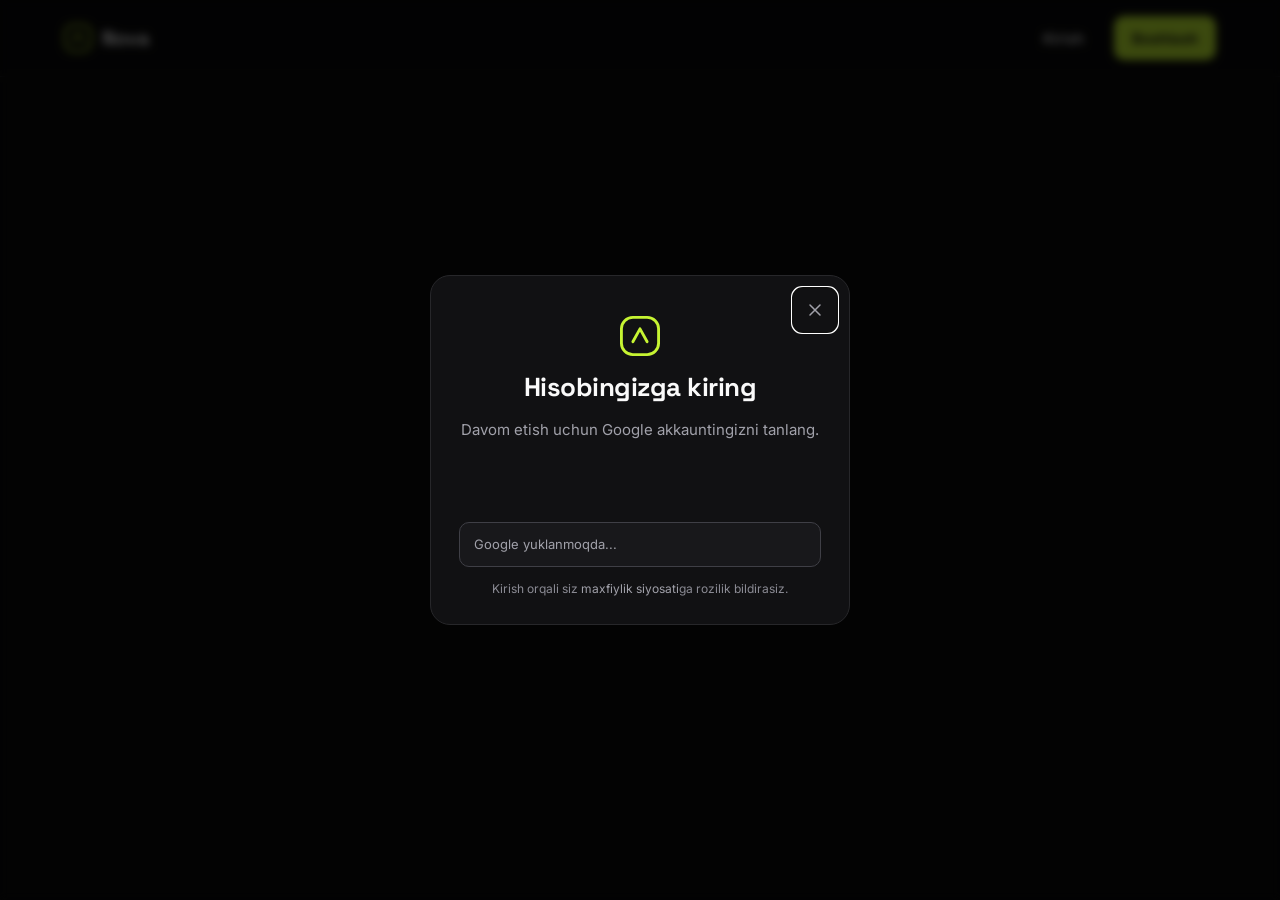
<file: index.html>
<!doctype html>
<html lang="uz">
<head>
  <meta charset="utf-8">
  <meta name="viewport" content="width=device-width, initial-scale=1">
  <title>Nova — G'oyadan tayyor dizaynga</title>
  <meta name="description" content="AI yordamida dizayn yaratish platformasi.">
  <meta name="theme-color" content="#0A0A0B">
  <link rel="manifest" href="manifest.json">
  <link rel="icon" type="image/png" sizes="192x192" href="imgs/icon-192.png">
  <link rel="apple-touch-icon" href="imgs/apple-touch-icon.png">
  <link rel="preconnect" href="https://fonts.googleapis.com">
  <link rel="preconnect" href="https://fonts.gstatic.com" crossorigin>
  <link href="https://fonts.googleapis.com/css2?family=Space+Grotesk:wght@500;600;700&family=Inter:wght@400;500;600&display=swap" rel="stylesheet">
  <link rel="stylesheet" href="style.css">
</head>
<body class="locked">

  <header class="header">
    <div class="container header__inner">
      <a href="#" class="logo">
        <svg width="28" height="28" viewBox="0 0 28 28" fill="none" aria-hidden="true"><rect x="1" y="1" width="26" height="26" rx="8" stroke="currentColor" stroke-width="2"/><path d="M9 18 L14 9 L19 18" stroke="currentColor" stroke-width="2" stroke-linecap="round" stroke-linejoin="round"/></svg>
        <span>Nova</span>
      </a>

      <nav class="nav" id="nav" aria-label="Asosiy menyu">
        <a href="#imkoniyatlar">Imkoniyatlar</a>
        <a href="#qanday">Qanday ishlaydi</a>
        <a href="#narx">Narxlar</a>
        <a href="#aloqa">Aloqa</a>
        <div class="nav__actions" id="guestActions">
          <button type="button" class="btn btn--ghost" data-open-login>Kirish</button>
          <button type="button" class="btn btn--accent" data-open-login>Boshlash</button>
        </div>
      </nav>

      <div class="user" id="userBox" hidden>
        <button type="button" class="user__btn" id="userBtn" aria-label="Profil menyusi" aria-expanded="false" aria-controls="userMenu">
          <img class="user__avatar" id="userAvatar" alt="" referrerpolicy="no-referrer">
        </button>
        <div class="user__menu" id="userMenu" hidden>
          <div class="user__card">
            <img class="user__avatar user__avatar--lg" id="userMenuAvatar" alt="" referrerpolicy="no-referrer">
            <div class="user__info">
              <span class="user__name" id="userName"></span>
              <span class="user__email" id="userEmail"></span>
            </div>
          </div>
          <button type="button" class="btn btn--outline" id="logoutBtn">Chiqish</button>
        </div>
      </div>

      <button type="button" class="menu-btn" id="menuBtn" aria-label="Menyuni ochish" aria-expanded="false" aria-controls="nav">
        <svg width="22" height="22" viewBox="0 0 24 24" fill="none" stroke="currentColor" stroke-width="1.8" stroke-linecap="round" aria-hidden="true"><path d="M4 7h16M4 12h16M4 17h16"/></svg>
      </button>
    </div>
  </header>

  <main>
    <section class="hero">
      <div class="container hero__inner">
        <span class="badge reveal"><span class="dot"></span>Yangi versiya chiqdi</span>
        <h1 class="hero__title reveal">G'oyadan tayyor dizaynga — bir necha soniyada</h1>
        <p class="hero__text reveal">Matn bilan yozing, sun'iy intellekt sahifa, ilova ekrani yoki landing dizaynini o'zi yaratib beradi.</p>
        <div class="hero__buttons reveal">
          <button type="button" class="btn btn--accent btn--lg" data-open-login>Sinab ko'rish</button>
          <a href="#qanday" class="btn btn--outline btn--lg">Qanday ishlaydi</a>
        </div>

        <div class="window reveal">
          <div class="window__dots"><span></span><span></span><span></span></div>
          <div class="window__grid">
            <div class="panel panel--lines">
              <div class="line" style="width:60%"></div>
              <div class="line" style="width:85%"></div>
              <div class="line" style="width:40%"></div>
              <div class="panel__btn"></div>
            </div>
            <div class="panel panel--placeholder">[DIZAYN PREVYU RASMI]</div>
            <div class="panel panel--blocks"><div></div><div></div></div>
          </div>
        </div>
      </div>
    </section>

    <section id="imkoniyatlar" class="section">
      <div class="container">
        <div class="section__head reveal">
          <span class="eyebrow">Imkoniyatlar</span>
          <h2 class="section__title">Dizayn uchun kerak bo'lgan hamma narsa</h2>
        </div>
        <div class="features">
          <article class="card reveal">
            <svg width="40" height="40" viewBox="0 0 24 24" fill="none" stroke="currentColor" stroke-width="1.6" stroke-linecap="round" stroke-linejoin="round" aria-hidden="true"><path d="M12 3l2.5 5.5L20 11l-5.5 2.5L12 19l-2.5-5.5L4 11l5.5-2.5z"/></svg>
            <h3>Matndan dizayn</h3>
            <p>Nima kerakligini oddiy so'z bilan yozing — tayyor ekranlar hosil bo'ladi.</p>
          </article>
          <article class="card reveal">
            <svg width="40" height="40" viewBox="0 0 24 24" fill="none" stroke="currentColor" stroke-width="1.6" stroke-linecap="round" stroke-linejoin="round" aria-hidden="true"><rect x="3" y="4" width="18" height="14" rx="2"/><path d="M8 21h8M12 18v3"/></svg>
            <h3>Web va mobil</h3>
            <p>Bitta g'oyadan ham kompyuter, ham telefon uchun moslashgan ko'rinish.</p>
          </article>
          <article class="card reveal">
            <svg width="40" height="40" viewBox="0 0 24 24" fill="none" stroke="currentColor" stroke-width="1.6" stroke-linecap="round" stroke-linejoin="round" aria-hidden="true"><path d="M8 6l-6 6 6 6M16 6l6 6-6 6"/></svg>
            <h3>Kodga eksport</h3>
            <p>Tayyor dizaynni HTML va CSS sifatida yuklab oling.</p>
          </article>
        </div>
      </div>
    </section>

    <section id="qanday" class="section">
      <div class="container steps-wrap">
        <div class="section__head reveal">
          <span class="eyebrow">Qanday ishlaydi</span>
          <h2 class="section__title">Uch qadamda tayyor</h2>
          <p class="section__text">Murakkab dasturlarsiz, kod bilmasdan.</p>
        </div>
        <ol class="steps">
          <li class="step reveal">
            <span class="step__num">01</span>
            <div><strong>G'oyani yozing</strong><span>Qanday sahifa kerakligini tasvirlang.</span></div>
          </li>
          <li class="step reveal">
            <span class="step__num">02</span>
            <div><strong>AI yaratadi</strong><span>Bir necha variant soniyalarda tayyor bo'ladi.</span></div>
          </li>
          <li class="step reveal">
            <span class="step__num">03</span>
            <div><strong>Tahrirlang va eksport qiling</strong><span>O'zgartiring, keyin kodni yuklab oling.</span></div>
          </li>
        </ol>
      </div>
    </section>

    <section id="narx" class="section">
      <div class="container">
        <div class="cta reveal">
          <h2 class="cta__title">Birinchi dizayningizni bugun yarating</h2>
          <p class="cta__text">Narx: [NARXINGIZ]</p>
          <a href="#" class="btn btn--accent btn--lg">Hoziroq boshlash</a>
        </div>
      </div>
    </section>
  </main>

  <footer id="aloqa" class="footer">
    <div class="container">
      <div class="footer__grid">
        <div class="footer__brand">
          <span class="footer__logo">Nova</span>
          <span>AI yordamida dizayn yaratish platformasi.</span>
        </div>
        <nav aria-label="Mahsulot" class="footer__col">
          <strong>Mahsulot</strong>
          <a href="#imkoniyatlar">Imkoniyatlar</a>
          <a href="#narx">Narxlar</a>
          <a href="#qanday">Qo'llanma</a>
        </nav>
        <nav aria-label="Kompaniya" class="footer__col">
          <strong>Kompaniya</strong>
          <a href="#">Biz haqimizda</a>
          <a href="#">Blog</a>
          <a href="#">Aloqa</a>
        </nav>
        <nav aria-label="Ijtimoiy tarmoqlar" class="footer__col">
          <strong>Ijtimoiy</strong>
          <a href="#">Telegram</a>
          <a href="#">Instagram</a>
          <a href="#">YouTube</a>
        </nav>
      </div>
      <div class="footer__bottom">
        <span>© <span id="year">2026</span> Nova. Barcha huquqlar himoyalangan.</span>
        <a href="privacy.html">Maxfiylik siyosati</a>
        <span>[EMAIL MANZILINGIZ]</span>
      </div>
    </div>
  </footer>

  <dialog class="modal" id="loginDialog" aria-labelledby="loginTitle">
    <button type="button" class="modal__close" id="loginClose" aria-label="Oynani yopish">
      <svg width="20" height="20" viewBox="0 0 24 24" fill="none" stroke="currentColor" stroke-width="1.8" stroke-linecap="round" aria-hidden="true"><path d="M6 6l12 12M18 6L6 18"/></svg>
    </button>
    <svg class="modal__logo" width="40" height="40" viewBox="0 0 28 28" fill="none" aria-hidden="true"><rect x="1" y="1" width="26" height="26" rx="8" stroke="currentColor" stroke-width="2"/><path d="M9 18 L14 9 L19 18" stroke="currentColor" stroke-width="2" stroke-linecap="round" stroke-linejoin="round"/></svg>
    <h2 class="modal__title" id="loginTitle">Hisobingizga kiring</h2>
    <p class="modal__text">Davom etish uchun Google akkauntingizni tanlang.</p>
    <div class="modal__google" id="googleBtn"></div>
    <p class="modal__note" id="loginNote" hidden></p>
    <p class="modal__terms">Kirish orqali siz <a href="privacy.html">maxfiylik siyosati</a>ga rozilik bildirasiz.</p>
  </dialog>

  <script src="https://accounts.google.com/gsi/client" async defer></script>
  <script src="script.js"></script>
</body>
</html>
</file>
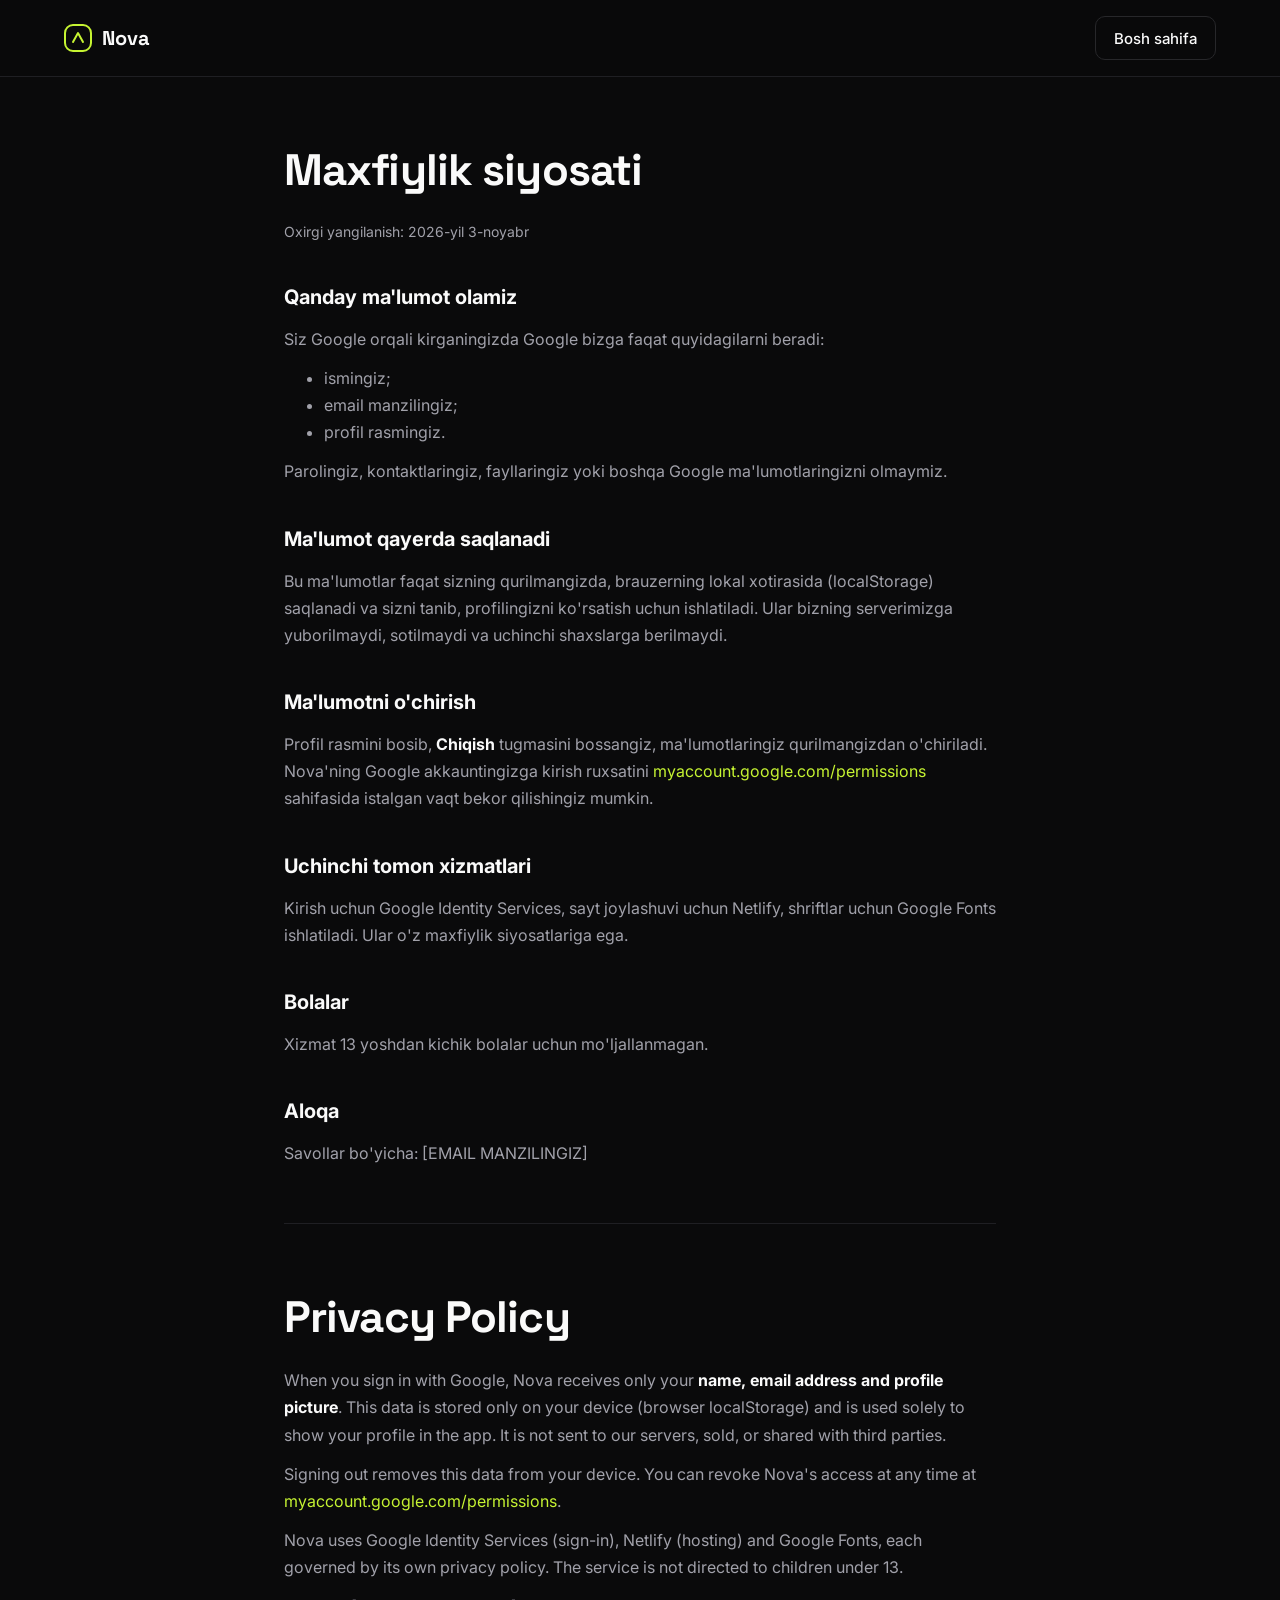
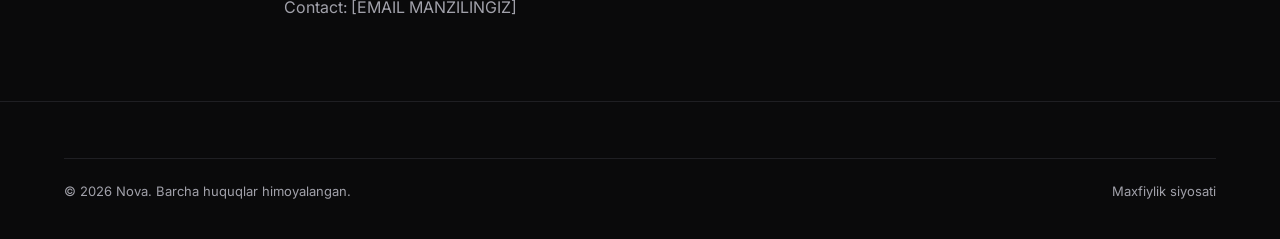
<file: privacy.html>
<!doctype html>
<html lang="uz">
<head>
  <meta charset="utf-8">
  <meta name="viewport" content="width=device-width, initial-scale=1">
  <title>Maxfiylik siyosati — Nova</title>
  <meta name="theme-color" content="#0A0A0B">
  <link rel="manifest" href="manifest.json">
  <link rel="icon" type="image/png" sizes="192x192" href="imgs/icon-192.png">
  <link rel="preconnect" href="https://fonts.googleapis.com">
  <link rel="preconnect" href="https://fonts.gstatic.com" crossorigin>
  <link href="https://fonts.googleapis.com/css2?family=Space+Grotesk:wght@500;600;700&family=Inter:wght@400;500;600&display=swap" rel="stylesheet">
  <link rel="stylesheet" href="style.css">
</head>
<body>

  <header class="header">
    <div class="container header__inner">
      <a href="/" class="logo">
        <svg width="28" height="28" viewBox="0 0 28 28" fill="none" aria-hidden="true"><rect x="1" y="1" width="26" height="26" rx="8" stroke="currentColor" stroke-width="2"/><path d="M9 18 L14 9 L19 18" stroke="currentColor" stroke-width="2" stroke-linecap="round" stroke-linejoin="round"/></svg>
        <span>Nova</span>
      </a>
      <a href="/" class="btn btn--outline">Bosh sahifa</a>
    </div>
  </header>

  <main class="legal container">
    <h1>Maxfiylik siyosati</h1>
    <p class="legal__date">Oxirgi yangilanish: 2026-yil 3-noyabr</p>

    <h2>Qanday ma'lumot olamiz</h2>
    <p>Siz Google orqali kirganingizda Google bizga faqat quyidagilarni beradi:</p>
    <ul>
      <li>ismingiz;</li>
      <li>email manzilingiz;</li>
      <li>profil rasmingiz.</li>
    </ul>
    <p>Parolingiz, kontaktlaringiz, fayllaringiz yoki boshqa Google ma'lumotlaringizni olmaymiz.</p>

    <h2>Ma'lumot qayerda saqlanadi</h2>
    <p>Bu ma'lumotlar faqat sizning qurilmangizda, brauzerning lokal xotirasida (localStorage) saqlanadi va sizni tanib, profilingizni ko'rsatish uchun ishlatiladi. Ular bizning serverimizga yuborilmaydi, sotilmaydi va uchinchi shaxslarga berilmaydi.</p>

    <h2>Ma'lumotni o'chirish</h2>
    <p>Profil rasmini bosib, <strong>Chiqish</strong> tugmasini bossangiz, ma'lumotlaringiz qurilmangizdan o'chiriladi. Nova'ning Google akkauntingizga kirish ruxsatini <a href="https://myaccount.google.com/permissions">myaccount.google.com/permissions</a> sahifasida istalgan vaqt bekor qilishingiz mumkin.</p>

    <h2>Uchinchi tomon xizmatlari</h2>
    <p>Kirish uchun Google Identity Services, sayt joylashuvi uchun Netlify, shriftlar uchun Google Fonts ishlatiladi. Ular o'z maxfiylik siyosatlariga ega.</p>

    <h2>Bolalar</h2>
    <p>Xizmat 13 yoshdan kichik bolalar uchun mo'ljallanmagan.</p>

    <h2>Aloqa</h2>
    <p>Savollar bo'yicha: [EMAIL MANZILINGIZ]</p>

    <hr>

    <h1 lang="en">Privacy Policy</h1>
    <div lang="en">
      <p>When you sign in with Google, Nova receives only your <strong>name, email address and profile picture</strong>. This data is stored only on your device (browser localStorage) and is used solely to show your profile in the app. It is not sent to our servers, sold, or shared with third parties.</p>
      <p>Signing out removes this data from your device. You can revoke Nova's access at any time at <a href="https://myaccount.google.com/permissions">myaccount.google.com/permissions</a>.</p>
      <p>Nova uses Google Identity Services (sign-in), Netlify (hosting) and Google Fonts, each governed by its own privacy policy. The service is not directed to children under 13.</p>
      <p>Contact: [EMAIL MANZILINGIZ]</p>
    </div>
  </main>

  <footer class="footer">
    <div class="container">
      <div class="footer__bottom">
        <span>© 2026 Nova. Barcha huquqlar himoyalangan.</span>
        <a href="/privacy.html">Maxfiylik siyosati</a>
      </div>
    </div>
  </footer>

</body>
</html>
</file>
<file: style.css>
:root {
  --bg: #0A0A0B;
  --surface: #111113;
  --surface-2: #18181B;
  --border: #1F1F23;
  --border-2: #27272A;
  --text: #FAFAFA;
  --muted: #A1A1AA;
  --accent: #C6F432;
  --font-body: 'Inter', system-ui, sans-serif;
  --font-display: 'Space Grotesk', sans-serif;
}

*, *::before, *::after { box-sizing: border-box; }

html { scroll-behavior: smooth; scroll-padding-top: 80px; }

body {
  margin: 0;
  background: var(--bg);
  color: var(--text);
  font-family: var(--font-body);
  -webkit-font-smoothing: antialiased;
}

a { color: var(--muted); text-decoration: none; transition: color .2s; }
a:hover { color: var(--text); }

h1, h2, h3 { margin: 0; }
p { margin: 0; }

.container {
  max-width: 1200px;
  margin: 0 auto;
  padding: 0 24px;
}

/* ---------- Tugmalar ---------- */
.btn {
  display: inline-flex;
  align-items: center;
  justify-content: center;
  min-height: 44px;
  padding: 10px 18px;
  border-radius: 10px;
  font-size: 15px;
  font-weight: 500;
  font-family: inherit;
  color: var(--text);
  border: 0;
  background: transparent;
  cursor: pointer;
  transition: transform .2s, opacity .2s, border-color .2s, background .2s;
}
.btn--accent { background: var(--accent); color: var(--bg); font-weight: 600; }
.btn--accent:hover { color: var(--bg); opacity: .9; transform: translateY(-1px); }
.btn--ghost:hover { background: var(--surface); }
.btn--outline { border: 1px solid var(--border-2); }
.btn--outline:hover { border-color: #3F3F46; }
.btn--lg { min-height: 48px; padding: 14px 26px; border-radius: 12px; font-size: 16px; }

/* ---------- Header ---------- */
.header {
  position: sticky;
  top: 0;
  z-index: 10;
  background: rgba(10, 10, 11, 0.85);
  backdrop-filter: blur(12px);
  -webkit-backdrop-filter: blur(12px);
  border-bottom: 1px solid var(--border);
}
.header__inner {
  display: flex;
  align-items: center;
  justify-content: space-between;
  gap: 16px;
  padding-top: 16px;
  padding-bottom: 16px;
}
.logo {
  display: flex;
  align-items: center;
  gap: 10px;
  color: var(--text);
  font-family: var(--font-display);
  font-weight: 700;
  font-size: 20px;
}
.logo svg { color: var(--accent); }

.nav {
  display: flex;
  align-items: center;
  gap: 28px;
  font-size: 15px;
  flex: 1;
  justify-content: flex-end;
}
.nav > a:first-child { margin-left: auto; }
.nav > a.active { color: var(--text); }
.nav__actions { display: flex; gap: 12px; margin-left: auto; }

.menu-btn {
  display: none;
  width: 44px;
  height: 44px;
  border-radius: 10px;
  border: 1px solid var(--border-2);
  background: var(--surface);
  color: var(--text);
  align-items: center;
  justify-content: center;
  cursor: pointer;
}

/* ---------- Hero ---------- */
.hero__inner {
  padding-top: 120px;
  padding-bottom: 96px;
  display: flex;
  flex-direction: column;
  align-items: center;
  text-align: center;
  gap: 28px;
}
.badge {
  display: inline-flex;
  align-items: center;
  gap: 8px;
  padding: 6px 14px;
  border: 1px solid var(--border-2);
  border-radius: 999px;
  font-size: 13px;
  color: var(--muted);
}
.dot {
  width: 8px;
  height: 8px;
  border-radius: 999px;
  background: var(--accent);
  animation: pulse 2s infinite;
}
@keyframes pulse {
  0%, 100% { box-shadow: 0 0 0 0 rgba(198, 244, 50, .5); }
  50% { box-shadow: 0 0 0 6px rgba(198, 244, 50, 0); }
}
.hero__title {
  max-width: 880px;
  font-family: var(--font-display);
  font-weight: 700;
  font-size: clamp(38px, 6vw, 76px);
  line-height: 1.04;
  letter-spacing: -0.03em;
}
.hero__text {
  max-width: 620px;
  font-size: 19px;
  line-height: 1.6;
  color: var(--muted);
}
.hero__buttons {
  display: flex;
  gap: 14px;
  flex-wrap: wrap;
  justify-content: center;
}

.window {
  margin-top: 40px;
  width: 100%;
  max-width: 1040px;
  border: 1px solid var(--border-2);
  border-radius: 20px;
  background: var(--surface);
  padding: 14px;
}
.window__dots { display: flex; gap: 8px; padding: 6px 6px 14px; }
.window__dots span { width: 12px; height: 12px; border-radius: 999px; background: #3F3F46; }
.window__grid {
  display: grid;
  grid-template-columns: repeat(auto-fit, minmax(220px, 1fr));
  gap: 14px;
}
.panel {
  height: 280px;
  border-radius: 12px;
  background: var(--surface-2);
  border: 1px solid #222226;
  padding: 20px;
  text-align: left;
}
.panel--lines { display: flex; flex-direction: column; gap: 12px; }
.line { height: 12px; border-radius: 6px; background: var(--border-2); }
.panel__btn { margin-top: auto; height: 40px; width: 50%; border-radius: 8px; background: var(--accent); }
.panel--placeholder {
  display: flex;
  align-items: center;
  justify-content: center;
  color: #71717A;
  font-size: 14px;
}
.panel--blocks { display: grid; grid-template-rows: 1fr 1fr; gap: 12px; }
.panel--blocks div { border-radius: 8px; background: #222226; }

/* ---------- Bo'limlar ---------- */
.section { border-top: 1px solid var(--border); }
.section > .container { padding-top: 96px; padding-bottom: 96px; }
.section__head {
  display: flex;
  flex-direction: column;
  gap: 14px;
  max-width: 640px;
}
.eyebrow {
  font-size: 13px;
  font-weight: 600;
  letter-spacing: 0.12em;
  text-transform: uppercase;
  color: var(--accent);
}
.section__title {
  font-family: var(--font-display);
  font-size: clamp(30px, 4vw, 48px);
  line-height: 1.1;
  letter-spacing: -0.02em;
}
.section__text { font-size: 17px; line-height: 1.6; color: var(--muted); }

.features {
  margin-top: 48px;
  display: grid;
  grid-template-columns: repeat(auto-fit, minmax(260px, 1fr));
  gap: 20px;
}
.card {
  padding: 28px;
  border-radius: 16px;
  background: var(--surface);
  border: 1px solid var(--border);
  display: flex;
  flex-direction: column;
  gap: 14px;
  transition: border-color .25s, transform .25s;
}
.card:hover { border-color: #3F3F46; transform: translateY(-3px); }
.card svg { color: var(--accent); }
.card h3 { font-size: 20px; font-weight: 600; }
.card p { font-size: 15px; line-height: 1.6; color: var(--muted); }

.steps-wrap {
  display: grid;
  grid-template-columns: repeat(auto-fit, minmax(320px, 1fr));
  gap: 56px;
  align-items: center;
}
.steps {
  margin: 0;
  padding: 0;
  list-style: none;
  display: flex;
  flex-direction: column;
  gap: 16px;
}
.step {
  display: flex;
  gap: 20px;
  padding: 22px;
  border-radius: 14px;
  border: 1px solid var(--border);
  background: var(--surface);
}
.step__num {
  font-family: var(--font-display);
  font-size: 28px;
  font-weight: 700;
  color: var(--accent);
}
.step div { display: flex; flex-direction: column; gap: 6px; }
.step strong { font-size: 18px; font-weight: 600; }
.step div span { font-size: 15px; color: var(--muted); }

.cta {
  border-radius: 24px;
  border: 1px solid var(--border-2);
  background: var(--surface);
  padding: 64px 32px;
  display: flex;
  flex-direction: column;
  align-items: center;
  text-align: center;
  gap: 20px;
}
.cta__title {
  max-width: 700px;
  font-family: var(--font-display);
  font-size: clamp(28px, 4vw, 46px);
  line-height: 1.1;
  letter-spacing: -0.02em;
}
.cta__text { font-size: 17px; line-height: 1.6; color: var(--muted); }

/* ---------- Footer ---------- */
.footer { border-top: 1px solid var(--border); }
.footer > .container {
  padding-top: 56px;
  padding-bottom: 40px;
  display: flex;
  flex-direction: column;
  gap: 40px;
}
.footer__grid {
  display: grid;
  grid-template-columns: repeat(auto-fit, minmax(180px, 1fr));
  gap: 32px;
}
.footer__brand { display: flex; flex-direction: column; gap: 12px; font-size: 14px; line-height: 1.6; color: var(--muted); }
.footer__logo { font-family: var(--font-display); font-weight: 700; font-size: 20px; color: var(--text); }
.footer__col { display: flex; flex-direction: column; gap: 10px; font-size: 14px; }
.footer__col strong { color: var(--text); font-weight: 600; }
.footer__bottom {
  display: flex;
  justify-content: space-between;
  flex-wrap: wrap;
  gap: 12px;
  padding-top: 24px;
  border-top: 1px solid var(--border);
  font-size: 13px;
  color: var(--muted);
}

/* ---------- Kirmagan foydalanuvchi: faqat header ko'rinadi ---------- */
body.locked main,
body.locked footer,
body.locked .nav > a { display: none; }

/* ---------- Foydalanuvchi ---------- */
.user[hidden], .user__menu[hidden], .nav__actions[hidden] { display: none; }
.user { position: relative; display: flex; }
.user__btn {
  width: 44px;
  height: 44px;
  padding: 0;
  border: 0;
  border-radius: 999px;
  background: transparent;
  cursor: pointer;
  display: flex;
  align-items: center;
  justify-content: center;
}
.user__avatar {
  width: 38px;
  height: 38px;
  border-radius: 999px;
  border: 2px solid var(--accent);
  object-fit: cover;
  background: var(--surface-2);
}
.user__menu {
  position: absolute;
  top: calc(100% + 8px);
  right: 0;
  z-index: 20;
  width: max-content;
  max-width: calc(100vw - 32px);
  padding: 14px;
  border: 1px solid var(--border-2);
  border-radius: 14px;
  background: var(--surface);
  display: flex;
  flex-direction: column;
  gap: 14px;
  box-shadow: 0 12px 32px rgba(0, 0, 0, .5);
}
.user__card { display: flex; align-items: center; gap: 12px; min-width: 0; }
.user__avatar--lg { width: 48px; height: 48px; flex-shrink: 0; }
.user__info { display: flex; flex-direction: column; gap: 2px; min-width: 0; }
.user__name { font-size: 16px; font-weight: 600; color: var(--text); }
.user__email { font-size: 14px; color: var(--muted); overflow: hidden; text-overflow: ellipsis; white-space: nowrap; }
.user__menu .btn { width: 100%; }

/* ---------- Kirish oynasi ---------- */
.modal {
  width: min(420px, calc(100% - 32px));
  padding: 40px 28px 28px;
  border: 1px solid var(--border-2);
  border-radius: 20px;
  background: var(--surface);
  color: var(--text);
  text-align: center;
}
.modal[open] { display: flex; flex-direction: column; align-items: center; gap: 14px; animation: modalIn .25s ease; }
.modal::backdrop { background: rgba(0, 0, 0, .7); backdrop-filter: blur(4px); }
@keyframes modalIn { from { opacity: 0; transform: translateY(12px) scale(.98); } }
.modal__close {
  position: absolute;
  top: 12px;
  right: 12px;
  width: 44px;
  height: 44px;
  display: flex;
  align-items: center;
  justify-content: center;
  border: 0;
  border-radius: 10px;
  background: transparent;
  color: var(--muted);
  cursor: pointer;
}
.modal__close:hover { color: var(--text); background: var(--surface-2); }
.modal__logo { color: var(--accent); }
.modal__title { font-family: var(--font-display); font-size: 26px; letter-spacing: -0.02em; }
.modal__text { font-size: 15px; line-height: 1.6; color: var(--muted); }
.modal__google { margin-top: 8px; min-height: 44px; display: flex; justify-content: center; }
.modal__note {
  width: 100%;
  padding: 12px 14px;
  border-radius: 10px;
  border: 1px solid #3F3F46;
  background: var(--surface-2);
  font-size: 13px;
  line-height: 1.5;
  color: var(--muted);
  text-align: left;
}
.modal__note code { color: var(--accent); }
.modal__terms { font-size: 12px; color: #8B8B94; }

/* ---------- Maxfiylik siyosati sahifasi ---------- */
.legal { max-width: 760px; padding-top: 56px; padding-bottom: 80px; line-height: 1.7; color: var(--muted); }
.legal h1 { font-family: var(--font-display); font-size: clamp(30px, 5vw, 44px); letter-spacing: -0.02em; color: var(--text); }
.legal h2 { margin-top: 36px; font-size: 20px; color: var(--text); }
.legal p, .legal ul { margin: 12px 0 0; }
.legal a { color: var(--accent); }
.legal strong { color: var(--text); }
.legal__date { font-size: 14px; }
.legal hr { margin: 56px 0; border: 0; border-top: 1px solid var(--border); }

/* ---------- Scroll animatsiyasi ---------- */
.reveal { opacity: 0; transform: translateY(20px); transition: opacity .6s ease, transform .6s ease; }
.reveal.visible { opacity: 1; transform: none; }
@media (prefers-reduced-motion: reduce) {
  .reveal { opacity: 1; transform: none; transition: none; }
  .dot { animation: none; }
  html { scroll-behavior: auto; }
}

/* ---------- Telefon ---------- */
@media (max-width: 860px) {
  .container { padding: 0 16px; }
  .header__inner { padding-top: 12px; padding-bottom: 12px; }
  .logo { font-size: 18px; }
  .menu-btn { display: flex; }

  .nav {
    position: absolute;
    top: 100%;
    left: 0;
    right: 0;
    flex-direction: column;
    align-items: stretch;
    gap: 4px;
    padding: 12px 16px 20px;
    background: var(--bg);
    border-bottom: 1px solid var(--border);
    display: none;
  }
  .nav.open { display: flex; }
  .nav > a, .nav > a:first-child { padding: 12px 4px; font-size: 16px; margin: 0; }
  .nav__actions { flex-direction: column; margin: 8px 0 0; }
  .nav__actions .btn { width: 100%; }
  .user { margin-left: auto; }

  .hero__inner { padding-top: 56px; padding-bottom: 48px; gap: 20px; }
  .hero__text { font-size: 16px; }
  .hero__buttons { width: 100%; flex-direction: column; gap: 12px; }
  .hero__buttons .btn { width: 100%; }
  .window { margin-top: 20px; border-radius: 16px; padding: 10px; }
  .panel { height: 200px; }
  .panel--placeholder, .panel--blocks { display: none; }

  .section > .container { padding-top: 56px; padding-bottom: 56px; }
  .features { margin-top: 28px; gap: 14px; }
  .card { padding: 22px; }
  .card h3 { font-size: 18px; }
  .steps-wrap { gap: 28px; grid-template-columns: 1fr; }
  .step { padding: 18px; gap: 16px; }
  .step__num { font-size: 24px; }
  .step strong { font-size: 16px; }
  .step div span { font-size: 14px; }
  .cta { padding: 40px 20px; border-radius: 20px; }
  .cta .btn { width: 100%; }

  .footer__grid { grid-template-columns: 1fr 1fr; gap: 28px; }
  .footer__brand { grid-column: 1 / -1; }
  .footer__bottom { flex-direction: column; gap: 6px; }
}
</file>
